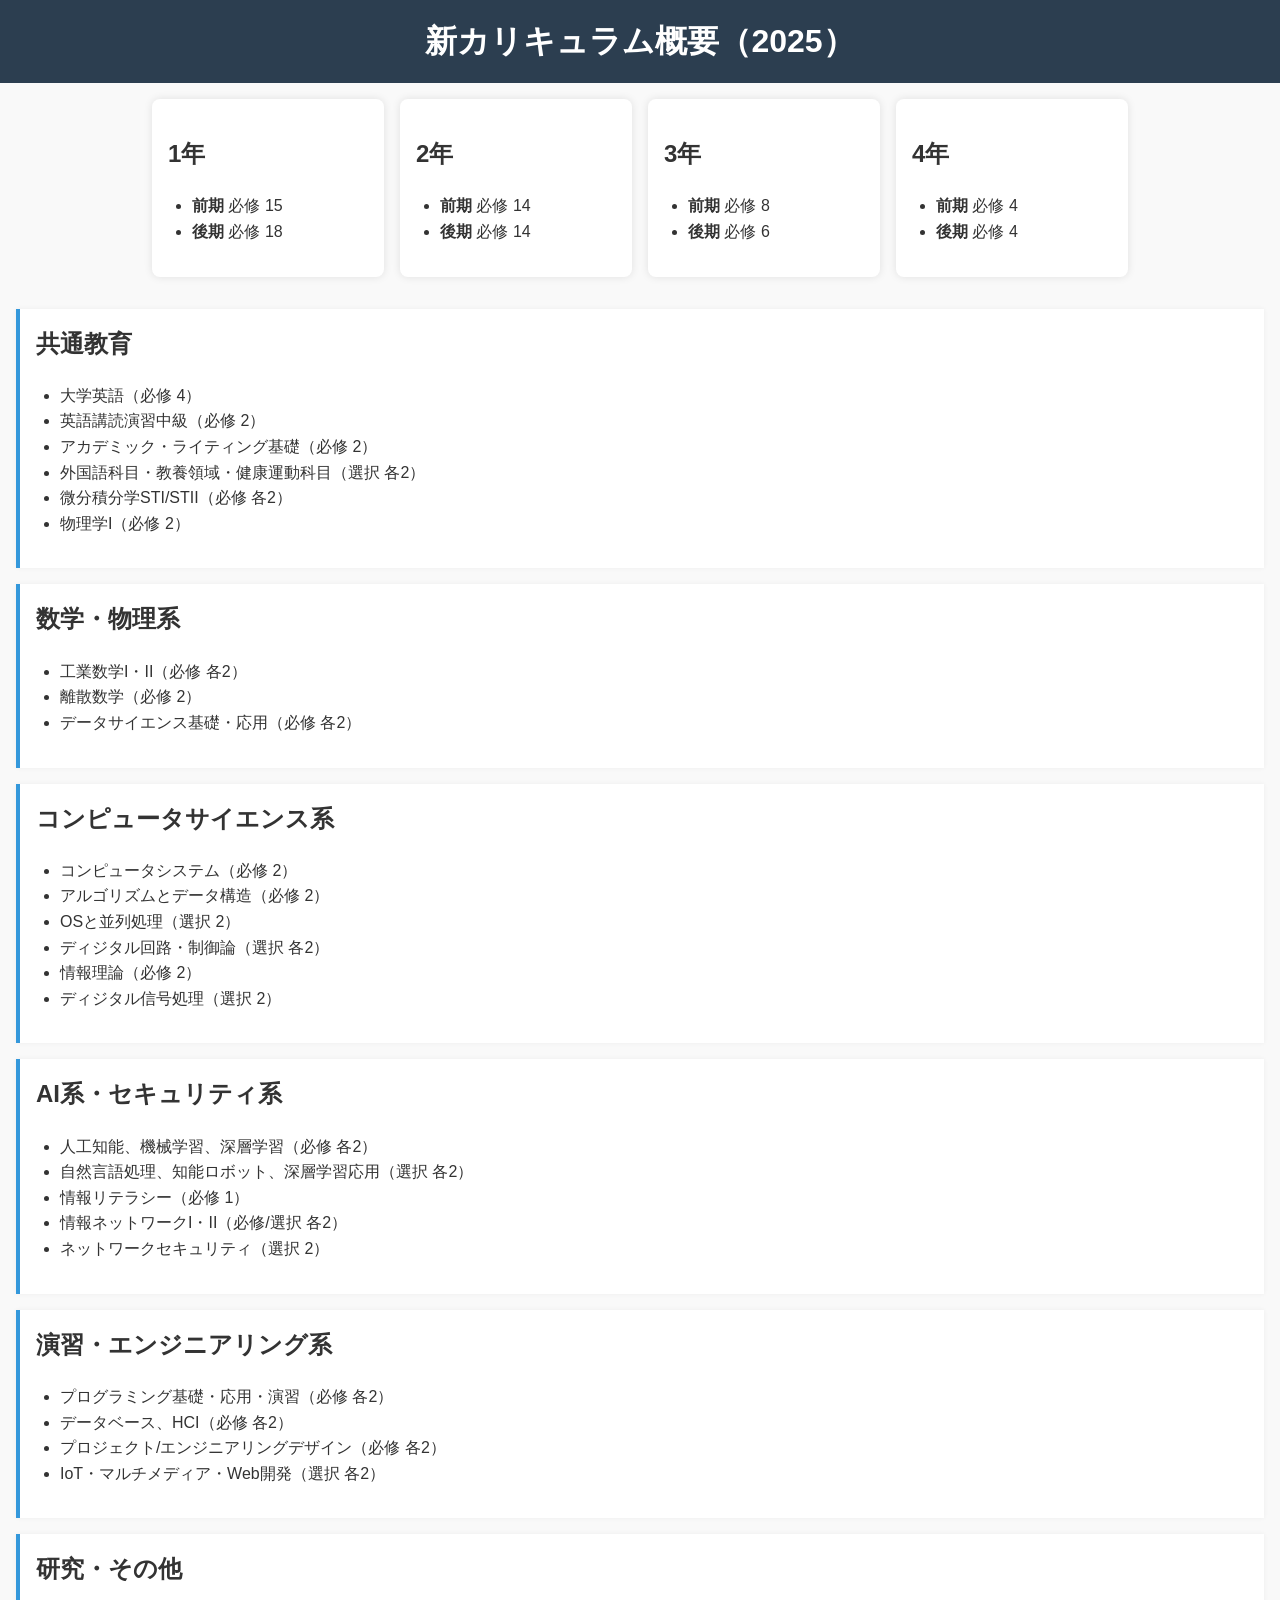
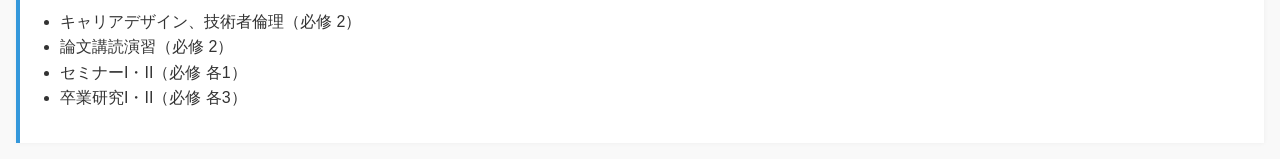
<file: static/pages/curriculum.html>
<!DOCTYPE html>
<html lang="ja">

<head>
    <meta charset="UTF-8">
    <meta name="viewport" content="width=device-width, initial-scale=1.0">
    <title>新カリキュラム概要</title>
    <link rel="stylesheet" href="../css/car.css">
</head>

<body>
    <header>
        <h1>新カリキュラム概要（2025）</h1>
    </header>

    <section class="curriculum-grid">
        <article>
            <h2>1年</h2>
            <ul>
                <li><strong>前期</strong> 必修 15</li>
                <li><strong>後期</strong> 必修 18</li>
            </ul>
        </article>
        <article>
            <h2>2年</h2>
            <ul>
                <li><strong>前期</strong> 必修 14</li>
                <li><strong>後期</strong> 必修 14</li>
            </ul>
        </article>
        <article>
            <h2>3年</h2>
            <ul>
                <li><strong>前期</strong> 必修 8</li>
                <li><strong>後期</strong> 必修 6</li>
            </ul>
        </article>
        <article>
            <h2>4年</h2>
            <ul>
                <li><strong>前期</strong> 必修 4</li>
                <li><strong>後期</strong> 必修 4</li>
            </ul>
        </article>
    </section>

    <section class="category">
        <h2>共通教育</h2>
        <ul>
            <li>大学英語（必修 4）</li>
            <li>英語講読演習中級（必修 2）</li>
            <li>アカデミック・ライティング基礎（必修 2）</li>
            <li>外国語科目・教養領域・健康運動科目（選択 各2）</li>
            <li>微分積分学STI/STII（必修 各2）</li>
            <li>物理学I（必修 2）</li>
        </ul>
    </section>

    <section class="category">
        <h2>数学・物理系</h2>
        <ul>
            <li>工業数学I・II（必修 各2）</li>
            <li>離散数学（必修 2）</li>
            <li>データサイエンス基礎・応用（必修 各2）</li>
        </ul>
    </section>

    <section class="category">
        <h2>コンピュータサイエンス系</h2>
        <ul>
            <li>コンピュータシステム（必修 2）</li>
            <li>アルゴリズムとデータ構造（必修 2）</li>
            <li>OSと並列処理（選択 2）</li>
            <li>ディジタル回路・制御論（選択 各2）</li>
            <li>情報理論（必修 2）</li>
            <li>ディジタル信号処理（選択 2）</li>
        </ul>
    </section>

    <section class="category">
        <h2>AI系・セキュリティ系</h2>
        <ul>
            <li>人工知能、機械学習、深層学習（必修 各2）</li>
            <li>自然言語処理、知能ロボット、深層学習応用（選択 各2）</li>
            <li>情報リテラシー（必修 1）</li>
            <li>情報ネットワークI・II（必修/選択 各2）</li>
            <li>ネットワークセキュリティ（選択 2）</li>
        </ul>
    </section>

    <section class="category">
        <h2>演習・エンジニアリング系</h2>
        <ul>
            <li>プログラミング基礎・応用・演習（必修 各2）</li>
            <li>データベース、HCI（必修 各2）</li>
            <li>プロジェクト/エンジニアリングデザイン（必修 各2）</li>
            <li>IoT・マルチメディア・Web開発（選択 各2）</li>
        </ul>
    </section>

    <section class="category">
        <h2>研究・その他</h2>
        <ul>
            <li>キャリアデザイン、技術者倫理（必修 2）</li>
            <li>論文講読演習（必修 2）</li>
            <li>セミナーI・II（必修 各1）</li>
            <li>卒業研究I・II（必修 各3）</li>
        </ul>
    </section>

</body>

</html>
</file>
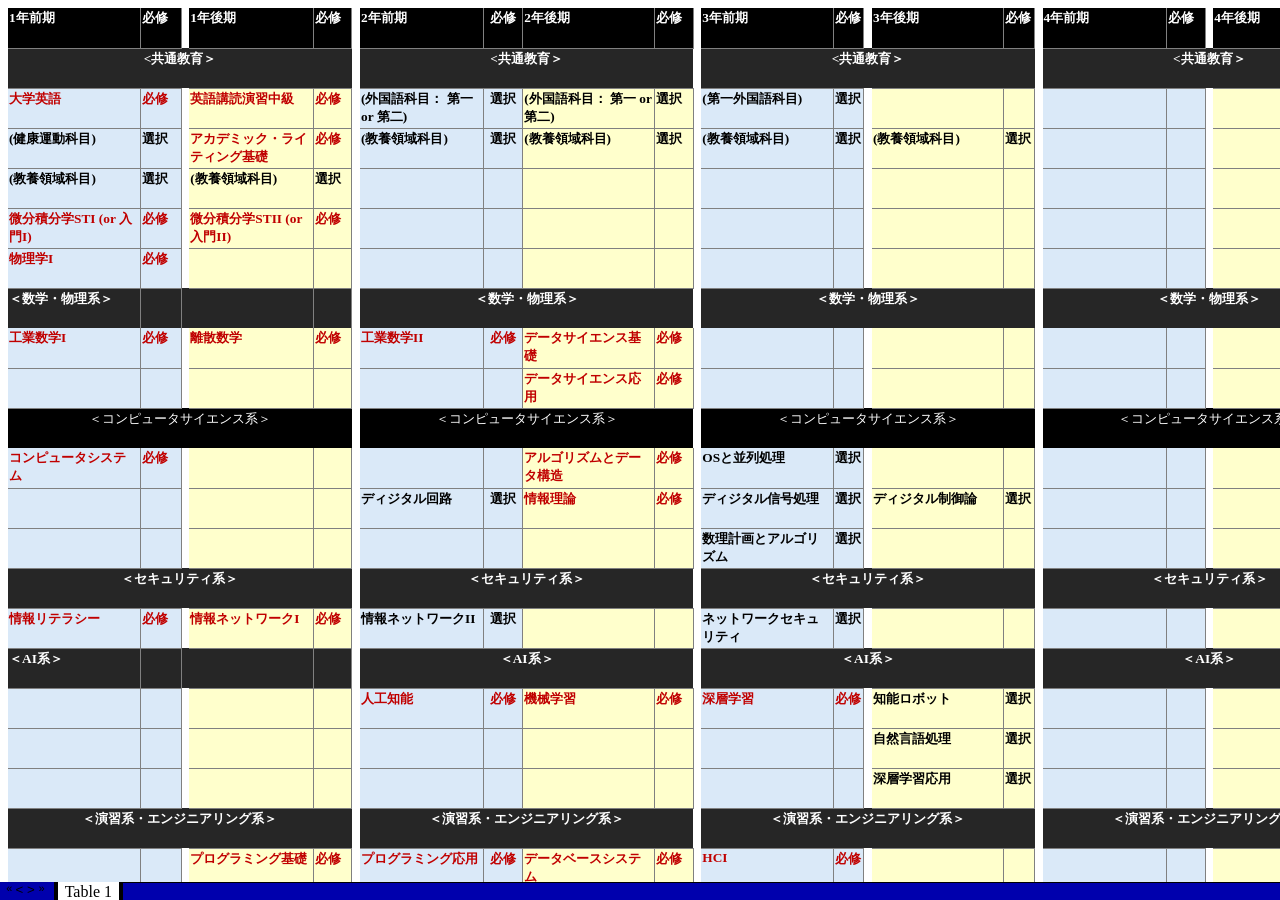
<file: static/pages/curriculum_overview2025.htm>
<html xmlns:v="urn:schemas-microsoft-com:vml"
xmlns:o="urn:schemas-microsoft-com:office:office"
xmlns:x="urn:schemas-microsoft-com:office:excel"
xmlns:dt="uuid:C2F41010-65B3-11d1-A29F-00AA00C14882"
xmlns="http://www.w3.org/TR/REC-html40">

<head>
<meta name="Excel Workbook Frameset">
<meta http-equiv=Content-Type content="text/html; charset=utf-8">
<meta name=ProgId content=Excel.Sheet>
<meta name=Generator content="Microsoft Excel 15">
<link rel=File-List href="curriculum_overview2025.fld/filelist.xml">
<title>新カリキュラム案</title>
<![if !supportTabStrip]>
<link id="shLink" href="curriculum_overview2025.fld/sheet001.htm">

<link id="shLink">

<script language="JavaScript">
<!--
 var g_iIEVer=0;
 
 var c_lTabs=1;

 var c_rgszSh=new Array(c_lTabs);
 c_rgszSh[0] = "Table 1";


 var c_rgszClr=new Array(8);
 c_rgszClr[0]="window";
 c_rgszClr[1]="buttonface";
 c_rgszClr[2]="windowframe";
 c_rgszClr[3]="windowtext";
 c_rgszClr[4]="threedlightshadow";
 c_rgszClr[5]="threedhighlight";
 c_rgszClr[6]="threeddarkshadow";
 c_rgszClr[7]="threedshadow";

 var g_iShCur;
 var g_rglTabX=new Array(c_lTabs);

function fnBuildFrameset()
{
 var szHTML="<frameset rows=\"*,18\" border=0 width=0 frameborder=no framespacing=0>"+
  "<frame src=\""+document.all.item("shLink")[0].href+"\" name=\"frSheet\" noresize>"+
  "<frameset cols=\"54,*\" border=0 width=0 frameborder=no framespacing=0>"+
  "<frame src=\"\" name=\"frScroll\" marginwidth=0 marginheight=0 scrolling=no>"+
  "<frame src=\"\" name=\"frTabs\" marginwidth=0 marginheight=0 scrolling=no>"+
  "</frameset></frameset><plaintext>";

document.open("text/html","replace");
document.write(szHTML);
document.close();

 fnBuildTabStrip();
}

function fnBuildTabStrip()
{
 var szHTML=
  "<html><head><style>.clScroll {font:8pt Courier New;color:"+c_rgszClr[2]+";cursor:default;line-height:10pt;}"+
  ".clScroll2 {font:10pt Arial;color:"+c_rgszClr[2]+";cursor:default;line-height:11pt;}</style></head>"+
  "<body onclick=\"event.returnValue=false;\" ondragstart=\"event.returnValue=false;\" onselectstart=\"event.returnValue=false;\" bgcolor="+c_rgszClr[4]+" topmargin=0 leftmargin=0><table cellpadding=0 cellspacing=0 width=100%>"+
  "<tr><td colspan=6 height=1 bgcolor="+c_rgszClr[2]+"></td></tr>"+
  "<tr><td style=\"font:1pt\">&nbsp;<td>"+
  "<td valign=top id=tdScroll class=\"clScroll\" onclick=\"parent.fnFastScrollTabs(0);\" onmouseover=\"parent.fnMouseOverScroll(0);\" onmouseout=\"parent.fnMouseOutScroll(0);\"><a>&#171;</a></td>"+
  "<td valign=top id=tdScroll class=\"clScroll2\" onclick=\"parent.fnScrollTabs(0);\" ondblclick=\"parent.fnScrollTabs(0);\" onmouseover=\"parent.fnMouseOverScroll(1);\" onmouseout=\"parent.fnMouseOutScroll(1);\"><a>&lt</a></td>"+
  "<td valign=top id=tdScroll class=\"clScroll2\" onclick=\"parent.fnScrollTabs(1);\" ondblclick=\"parent.fnScrollTabs(1);\" onmouseover=\"parent.fnMouseOverScroll(2);\" onmouseout=\"parent.fnMouseOutScroll(2);\"><a>&gt</a></td>"+
  "<td valign=top id=tdScroll class=\"clScroll\" onclick=\"parent.fnFastScrollTabs(1);\" onmouseover=\"parent.fnMouseOverScroll(3);\" onmouseout=\"parent.fnMouseOutScroll(3);\"><a>&#187;</a></td>"+
  "<td style=\"font:1pt\">&nbsp;<td></tr></table></body></html>";

frames['frScroll'].document.open("text/html","replace");
frames['frScroll'].document.write(szHTML);
frames['frScroll'].document.close();

 szHTML =
  "<html><head>"+
  "<style>A:link,A:visited,A:active {text-decoration:none;"+"color:"+c_rgszClr[3]+";}"+
  ".clTab {cursor:hand;background:"+c_rgszClr[1]+";font:8pt ;padding-left:3px;padding-right:3px;text-align:center;}"+
  ".clBorder {background:"+c_rgszClr[2]+";font:1pt;}"+
  "</style></head><body onload=\"parent.fnInit();\" onselectstart=\"event.returnValue=false;\" ondragstart=\"event.returnValue=false;\" bgcolor="+c_rgszClr[4]+
  " topmargin=0 leftmargin=0><table id=tbTabs cellpadding=0 cellspacing=0>";

 var iCellCount=(c_lTabs+1)*2;

 var i;
 for (i=0;i<iCellCount;i+=2)
  szHTML+="<col width=1><col>";

 var iRow;
 for (iRow=0;iRow<6;iRow++) {

  szHTML+="<tr>";

  if (iRow==5)
   szHTML+="<td colspan="+iCellCount+"></td>";
  else {
   if (iRow==0) {
    for(i=0;i<iCellCount;i++)
     szHTML+="<td height=1 class=\"clBorder\"></td>";
   } else if (iRow==1) {
    for(i=0;i<c_lTabs;i++) {
     szHTML+="<td height=1 nowrap class=\"clBorder\">&nbsp;</td>";
     szHTML+=
      "<td id=tdTab height=1 nowrap class=\"clTab\" onmouseover=\"parent.fnMouseOverTab("+i+");\" onmouseout=\"parent.fnMouseOutTab("+i+");\">"+
      "<a href=\""+document.all.item("shLink")[i].href+"\" target=\"frSheet\" id=aTab>&nbsp;"+c_rgszSh[i]+"&nbsp;</a></td>";
    }
    szHTML+="<td id=tdTab height=1 nowrap class=\"clBorder\"><a id=aTab>&nbsp;</a></td><td width=100%></td>";
   } else if (iRow==2) {
    for (i=0;i<c_lTabs;i++)
     szHTML+="<td height=1></td><td height=1 class=\"clBorder\"></td>";
    szHTML+="<td height=1></td><td height=1></td>";
   } else if (iRow==3) {
    for (i=0;i<iCellCount;i++)
     szHTML+="<td height=1></td>";
   } else if (iRow==4) {
    for (i=0;i<c_lTabs;i++)
     szHTML+="<td height=1 width=1></td><td height=1></td>";
    szHTML+="<td height=1 width=1></td><td></td>";
   }
  }
  szHTML+="</tr>";
 }

 szHTML+="</table></body></html>";

frames['frTabs'].document.open("text/html","replace");
frames['frTabs'].document.charset=document.charset;
frames['frTabs'].document. write(szHTML);
frames['frTabs'].document.close();

}

function fnInit()
{
 if (parent.window.g_iIEVer>=4) {
  if (document.readyState=="complete"
   && frames['frTabs'].document.readyState=="complete")
    {
     g_rglTabX[0]=0;
     var i;
     for (i=1;i<=c_lTabs;i++)
      with (frames['frTabs'].document.all.tbTabs.rows[1].cells[fnTabToCol(i-1)])
       g_rglTabX[i]=offsetLeft+offsetWidth-6;
    }
    else
     window.setTimeout("fnInit()",150);
   }
}

function fnGetIEVer()
{
 var stzAgent=navigator.userAgent;
 var iVer=parseInt(navigator.appVersion);
 if (stzAgent.indexOf("MSIE")!=-1 && iVer<4)
  g_iIEVer=3;
 else if (stzAgent.indexOf("MSIE 4")!=-1)
  g_iIEVer=4;
 else
  g_iIEVer=5;
}

function fnTabToCol(iTab)
{
 return 2*iTab+1;
}

function fnNextTab(fDir)
{
 var iNextTab=-1;
 var i;

 with (frames['frTabs'].document.body) {
  if (fDir==0) {
   if (scrollLeft>0) {
    for (i=0;i<c_lTabs&&g_rglTabX[i]<scrollLeft;i++);
    if (i<c_lTabs)
     iNextTab=i-1;
   }
  } else {
   if (g_rglTabX[c_lTabs]+6>offsetWidth+scrollLeft) {
    for (i=0;i<c_lTabs&&g_rglTabX[i]<=scrollLeft;i++);
    if (i<c_lTabs)
     iNextTab=i;
   }
  }
 }
 return iNextTab;
}

function fnScrollTabs(fDir)
{
 var iNextTab=fnNextTab(fDir);

 if (iNextTab>=0) {
  frames['frTabs'].scroll(g_rglTabX[iNextTab],0);
  return true;
 } else
  return false;
}

function fnFastScrollTabs(fDir)
{
 if (c_lTabs>16)
  frames['frTabs'].scroll(g_rglTabX[fDir?c_lTabs-1:0],0);
 else
  if (fnScrollTabs(fDir)>0) window.setTimeout("fnFastScrollTabs("+fDir+");",5);
}

function fnSetTabProps(iTab,fActive)
{
 var iCol=fnTabToCol(iTab);
 var i;

 if (iTab>=0) {
  with (frames['frTabs'].document.all) {
   with (tbTabs) {
    for (i=0;i<=4;i++) {
     with (rows[i]) {
      if (i==0)
       cells[iCol].style.background=c_rgszClr[fActive?0:2];
      else if (i>0 && i<4) {
       if (fActive) {
        cells[iCol-1].style.background=c_rgszClr[2];
        cells[iCol].style.background=c_rgszClr[0];
        cells[iCol+1].style.background=c_rgszClr[2];
       } else {
        if (i==1) {
         cells[iCol-1].style.background=c_rgszClr[2];
         cells[iCol].style.background=c_rgszClr[1];
         cells[iCol+1].style.background=c_rgszClr[2];
        } else {
         cells[iCol-1].style.background=c_rgszClr[4];
         cells[iCol].style.background=c_rgszClr[(i==2)?2:4];
         cells[iCol+1].style.background=c_rgszClr[4];
        }
       }
      } else
       cells[iCol].style.background=c_rgszClr[fActive?2:4];
     }
    }
   }
   with (aTab[iTab].style) {
    cursor=(fActive?"default":"hand");
    color=c_rgszClr[3];
   }
  }
 }
}

function fnMouseOverScroll(iCtl)
{
 frames['frScroll'].document.all.tdScroll[iCtl].style.color=c_rgszClr[5];
}

function fnMouseOutScroll(iCtl)
{
 frames['frScroll'].document.all.tdScroll[iCtl].style.color=c_rgszClr[2];
}

function fnMouseOverTab(iTab)
{
 if (iTab!=g_iShCur) {
  var iCol=fnTabToCol(iTab);
  with (frames['frTabs'].document.all) {
   tdTab[iTab].style.background=c_rgszClr[5];
  }
 }
}

function fnMouseOutTab(iTab)
{
 if (iTab>=0) {
  var elFrom=frames['frTabs'].event.srcElement;
  var elTo=frames['frTabs'].event.toElement;

  if ((!elTo) ||
   (elFrom.tagName==elTo.tagName) ||
   (elTo.tagName=="A" && elTo.parentElement!=elFrom) ||
   (elFrom.tagName=="A" && elFrom.parentElement!=elTo)) {

   if (iTab!=g_iShCur) {
    with (frames['frTabs'].document.all) {
     tdTab[iTab].style.background=c_rgszClr[1];
    }
   }
  }
 }
}

function fnSetActiveSheet(iSh)
{
 if (iSh!=g_iShCur) {
  fnSetTabProps(g_iShCur,false);
  fnSetTabProps(iSh,true);
  g_iShCur=iSh;
 }
}
 fnGetIEVer();
 fnBuildFrameset();
//-->
</script>
<![endif]><!--[if gte mso 9]><xml>
 <x:ExcelWorkbook>
  <x:ExcelWorksheets>
   <x:ExcelWorksheet>
    <x:Name>Table 1</x:Name>
    <x:WorksheetSource HRef="curriculum_overview2025.fld/sheet001.htm"/>
   </x:ExcelWorksheet>
  </x:ExcelWorksheets>
  <x:Stylesheet HRef="curriculum_overview2025.fld/stylesheet.css"/>
  <x:WindowHeight>17660</x:WindowHeight>
  <x:WindowWidth>31580</x:WindowWidth>
  <x:WindowTopX>120</x:WindowTopX>
  <x:WindowTopY>880</x:WindowTopY>
  <x:ProtectStructure>False</x:ProtectStructure>
  <x:ProtectWindows>False</x:ProtectWindows>
 </x:ExcelWorkbook>
</xml><![endif]-->
</head>

<frameset rows="*,39" border=0 width=0 frameborder=no framespacing=0>
 <frame src="curriculum_overview2025.fld/sheet001.htm" name="frSheet">
 <frame src="curriculum_overview2025.fld/tabstrip.htm" name="frTabs" marginwidth=0 marginheight=0>
 <noframes>
  <body>
   <p>This page uses frames, but your browser doesn't support them.</p>
  </body>
 </noframes>
</frameset>
</html>
</file>
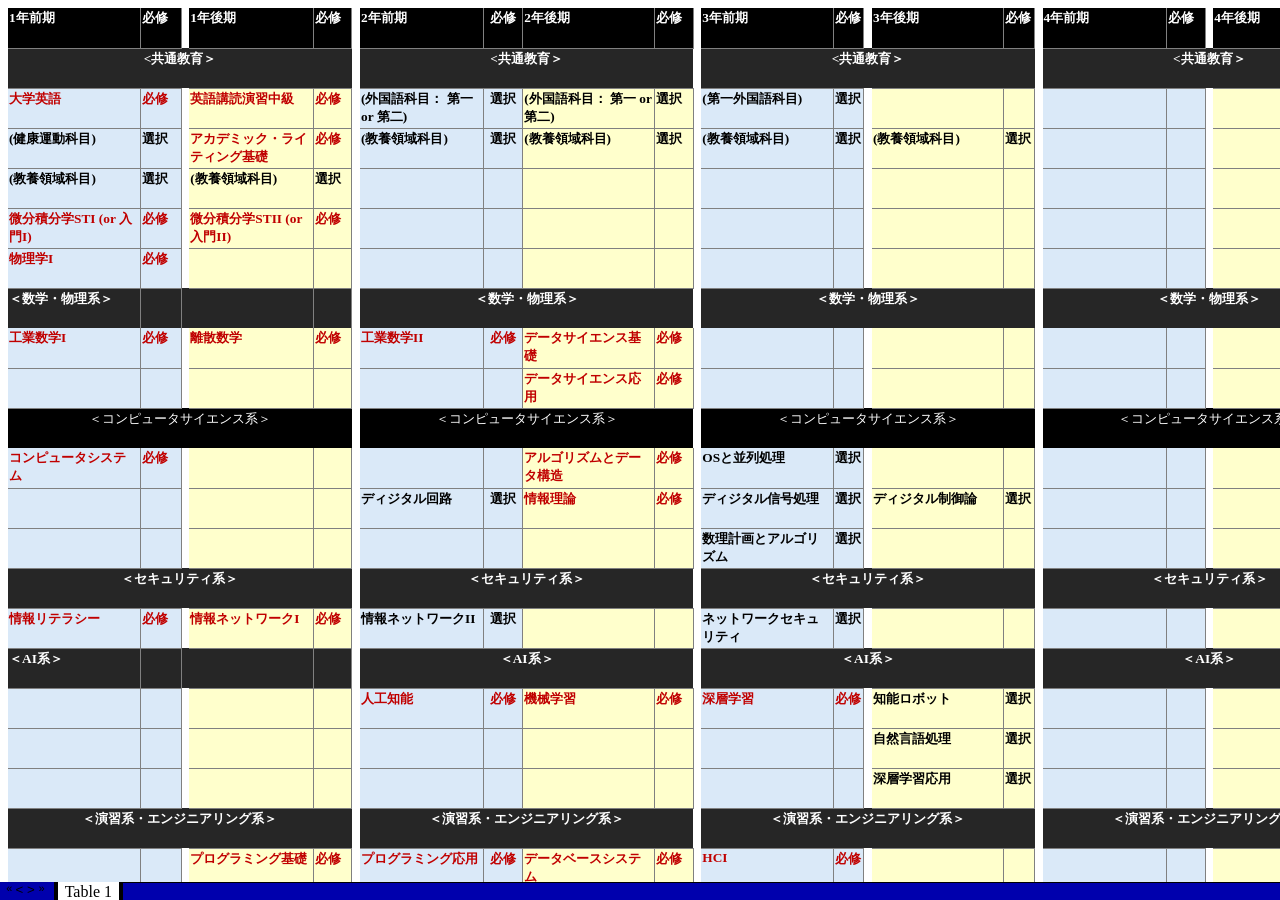
<file: static/pages/curriculum_overview2025.fld/sheet001.htm>
<html xmlns:v="urn:schemas-microsoft-com:vml"
xmlns:o="urn:schemas-microsoft-com:office:office"
xmlns:x="urn:schemas-microsoft-com:office:excel"
xmlns="http://www.w3.org/TR/REC-html40">

<head>
<meta http-equiv=Content-Type content="text/html; charset=utf-8">
<meta name=ProgId content=Excel.Sheet>
<meta name=Generator content="Microsoft Excel 15">
<link id=Main-File rel=Main-File href="../curriculum_overview2025.htm">
<link rel=File-List href=filelist.xml>
<title>新カリキュラム案</title>
<link rel=Stylesheet href=stylesheet.css>
<style>
<!--table
	{mso-displayed-decimal-separator:"\.";
	mso-displayed-thousand-separator:"\,";}
@page
	{margin:.75in .7in .75in .7in;
	mso-header-margin:.3in;
	mso-footer-margin:.3in;}
ruby
	{ruby-align:left;}
rt
	{color:windowtext;
	font-size:6.0pt;
	font-weight:400;
	font-style:normal;
	text-decoration:none;
	font-family:851Gkktt;
	mso-generic-font-family:auto;
	mso-font-charset:128;
	mso-char-type:katakana;
	display:none;}
-->
</style>
<![if !supportTabStrip]><script language="JavaScript">
<!--
function fnUpdateTabs()
 {
  if (parent.window.g_iIEVer>=4) {
   if (parent.document.readyState=="complete"
    && parent.frames['frTabs'].document.readyState=="complete")
   parent.fnSetActiveSheet(0);
  else
   window.setTimeout("fnUpdateTabs();",150);
 }
}

if (window.name!="frSheet")
 window.location.replace("../curriculum_overview2025.htm");
else
 fnUpdateTabs();
//-->
</script>
<![endif]>
</head>

<body link=blue vlink=purple>

<table border=0 cellpadding=0 cellspacing=0 width=1370 style='border-collapse:
 collapse;table-layout:fixed;width:1026pt'>
 <col width=132 style='mso-width-source:userset;mso-width-alt:5068;width:99pt'>
 <col width=41 style='mso-width-source:userset;mso-width-alt:1587;width:31pt'>
 <col width=8 style='mso-width-source:userset;mso-width-alt:307;width:6pt'>
 <col width=124 style='mso-width-source:userset;mso-width-alt:4761;width:93pt'>
 <col width=39 style='mso-width-source:userset;mso-width-alt:1484;width:29pt'>
 <col width=8 style='mso-width-source:userset;mso-width-alt:307;width:6pt'>
 <col width=124 style='mso-width-source:userset;mso-width-alt:4761;width:93pt'>
 <col width=39 style='mso-width-source:userset;mso-width-alt:1484;width:29pt'>
 <col width=132 style='mso-width-source:userset;mso-width-alt:5068;width:99pt'>
 <col width=39 style='mso-width-source:userset;mso-width-alt:1484;width:29pt'>
 <col class=xl98 width=8 style='mso-width-source:userset;mso-width-alt:307;
 width:6pt'>
 <col width=132 style='mso-width-source:userset;mso-width-alt:5068;width:99pt'>
 <col width=31 style='mso-width-source:userset;mso-width-alt:1177;width:23pt'>
 <col width=8 style='mso-width-source:userset;mso-width-alt:307;width:6pt'>
 <col width=132 style='mso-width-source:userset;mso-width-alt:5068;width:99pt'>
 <col width=31 style='mso-width-source:userset;mso-width-alt:1177;width:23pt'>
 <col width=8 style='mso-width-source:userset;mso-width-alt:307;width:6pt'>
 <col width=124 style='mso-width-source:userset;mso-width-alt:4761;width:93pt'>
 <col width=39 style='mso-width-source:userset;mso-width-alt:1484;width:29pt'>
 <col width=8 style='mso-width-source:userset;mso-width-alt:307;width:6pt'>
 <col width=124 style='mso-width-source:userset;mso-width-alt:4761;width:93pt'>
 <col width=39 style='mso-width-source:userset;mso-width-alt:1484;width:29pt'>
 <tr height=40 style='mso-height-source:userset;height:30.0pt'>
  <td height=40 class=xl65 width=132 style='height:30.0pt;width:99pt'><font
  class="font8">1年前期</font></td>
  <td class=xl66 width=41 style='border-left:none;width:31pt'><font
  class="font8">必修</font></td>
  <td class=xl67 width=8 style='width:6pt'></td>
  <td class=xl65 width=124 style='width:93pt'><font class="font8">1年後期</font></td>
  <td class=xl66 width=39 style='border-left:none;width:29pt'><font
  class="font8">必修</font></td>
  <td class=xl67 width=8 style='width:6pt'></td>
  <td class=xl65 width=124 style='width:93pt'><font class="font8">2年前期</font></td>
  <td class=xl68 width=39 style='border-left:none;width:29pt'><font
  class="font8">必修</font></td>
  <td class=xl65 width=132 style='width:99pt'><font class="font8">2年後期</font></td>
  <td class=xl66 width=39 style='border-left:none;width:29pt'><font
  class="font8">必修</font></td>
  <td class=xl96 width=8 style='width:6pt'>　</td>
  <td class=xl65 width=132 style='width:99pt'><font class="font8">3年前期</font></td>
  <td class=xl66 width=31 style='border-left:none;width:23pt'><font
  class="font8">必修</font></td>
  <td class=xl67 width=8 style='width:6pt'></td>
  <td class=xl65 width=132 style='width:99pt'><font class="font8">3年後期</font></td>
  <td class=xl66 width=31 style='border-left:none;width:23pt'><font
  class="font8">必修</font></td>
  <td class=xl67 width=8 style='width:6pt'></td>
  <td class=xl65 width=124 style='width:93pt'><font class="font8">4年前期</font></td>
  <td class=xl66 width=39 style='border-left:none;width:29pt'><font
  class="font8">必修</font></td>
  <td class=xl67 width=8 style='width:6pt'></td>
  <td class=xl65 width=124 style='width:93pt'><font class="font8">4年後期</font></td>
  <td class=xl66 width=39 style='border-left:none;width:29pt'><font
  class="font8">必修</font></td>
 </tr>
 <tr height=40 style='mso-height-source:userset;height:30.0pt'>
  <td colspan=5 height=40 class=xl95 width=344 style='height:30.0pt;width:258pt'><font
  class="font8">&lt;共通教育＞</font></td>
  <td class=xl71 width=8 style='width:6pt'></td>
  <td colspan=4 class=xl99 width=334 style='width:250pt'><font class="font8">&lt;共通教育＞</font></td>
  <td class=xl97 width=8 style='width:6pt'>　</td>
  <td colspan=5 class=xl95 width=334 style='width:250pt'><font class="font8">&lt;共通教育＞</font></td>
  <td class=xl71 width=8 style='width:6pt'></td>
  <td colspan=5 class=xl95 width=334 style='width:250pt'><font class="font8">&lt;共通教育＞</font></td>
 </tr>
 <tr height=40 style='mso-height-source:userset;height:30.0pt'>
  <td height=40 class=xl78 width=132 style='height:30.0pt;width:99pt'><font
  class="font9">⼤学英語</font></td>
  <td class=xl79 width=41 style='border-left:none;width:31pt'><font
  class="font9">必修</font></td>
  <td class=xl71 width=8 style='width:6pt'></td>
  <td class=xl80 width=124 style='width:93pt'><font class="font9">英語講読演習中級</font></td>
  <td class=xl81 width=39 style='border-left:none;width:29pt'><font
  class="font9">必修</font></td>
  <td class=xl71 width=8 style='width:6pt'></td>
  <td class=xl78 width=124 style='border-top:none;width:93pt'><font
  class="font10">(外国語科⽬： 第⼀ or 第⼆)</font></td>
  <td class=xl82 width=39 style='border-top:none;border-left:none;width:29pt'><font
  class="font10">選択</font></td>
  <td class=xl80 width=132 style='border-top:none;width:99pt'><font
  class="font10">(外国語科⽬： 第⼀ or 第⼆)</font></td>
  <td class=xl81 width=39 style='border-top:none;border-left:none;width:29pt'><font
  class="font10">選択</font></td>
  <td class=xl97 width=8 style='width:6pt'>　</td>
  <td class=xl78 width=132 style='width:99pt'><font class="font10">(第⼀外国語科⽬)</font></td>
  <td class=xl79 width=31 style='border-left:none;width:23pt'><font
  class="font10">選択</font></td>
  <td class=xl71 width=8 style='width:6pt'></td>
  <td class=xl72 width=132 style='width:99pt'>　</td>
  <td class=xl73 width=31 style='border-left:none;width:23pt'>　</td>
  <td class=xl71 width=8 style='width:6pt'></td>
  <td class=xl69 width=124 style='width:93pt'>　</td>
  <td class=xl70 width=39 style='border-left:none;width:29pt'>　</td>
  <td class=xl71 width=8 style='width:6pt'></td>
  <td class=xl72 width=124 style='width:93pt'>　</td>
  <td class=xl73 width=39 style='border-left:none;width:29pt'>　</td>
 </tr>
 <tr height=40 style='mso-height-source:userset;height:30.0pt'>
  <td height=40 class=xl78 width=132 style='height:30.0pt;border-top:none;
  width:99pt'><font class="font10">(健康運動科⽬)</font></td>
  <td class=xl79 width=41 style='border-top:none;border-left:none;width:31pt'><font
  class="font10">選択</font></td>
  <td class=xl71 width=8 style='width:6pt'></td>
  <td class=xl80 width=124 style='border-top:none;width:93pt'><font
  class="font9">アカデミック・ライティング基礎</font></td>
  <td class=xl81 width=39 style='border-top:none;border-left:none;width:29pt'><font
  class="font9">必修</font></td>
  <td class=xl71 width=8 style='width:6pt'></td>
  <td class=xl78 width=124 style='border-top:none;width:93pt'><font
  class="font10">(教養領域科⽬)</font></td>
  <td class=xl82 width=39 style='border-top:none;border-left:none;width:29pt'><font
  class="font10">選択</font></td>
  <td class=xl80 width=132 style='border-top:none;width:99pt'><font
  class="font10">(教養領域科⽬)</font></td>
  <td class=xl81 width=39 style='border-top:none;border-left:none;width:29pt'><font
  class="font10">選択</font></td>
  <td class=xl97 width=8 style='width:6pt'>　</td>
  <td class=xl78 width=132 style='border-top:none;width:99pt'><font
  class="font10">(教養領域科⽬)</font></td>
  <td class=xl79 width=31 style='border-top:none;border-left:none;width:23pt'><font
  class="font10">選択</font></td>
  <td class=xl71 width=8 style='width:6pt'></td>
  <td class=xl80 width=132 style='border-top:none;width:99pt'><font
  class="font10">(教養領域科⽬)</font></td>
  <td class=xl81 width=31 style='border-top:none;border-left:none;width:23pt'><font
  class="font10">選択</font></td>
  <td class=xl71 width=8 style='width:6pt'></td>
  <td class=xl69 width=124 style='border-top:none;width:93pt'>　</td>
  <td class=xl70 width=39 style='border-top:none;border-left:none;width:29pt'>　</td>
  <td class=xl71 width=8 style='width:6pt'></td>
  <td class=xl72 width=124 style='border-top:none;width:93pt'>　</td>
  <td class=xl73 width=39 style='border-top:none;border-left:none;width:29pt'>　</td>
 </tr>
 <tr height=40 style='mso-height-source:userset;height:30.0pt'>
  <td height=40 class=xl78 width=132 style='height:30.0pt;border-top:none;
  width:99pt'><font class="font10">(教養領域科⽬)</font></td>
  <td class=xl79 width=41 style='border-top:none;border-left:none;width:31pt'><font
  class="font10">選択</font></td>
  <td class=xl71 width=8 style='width:6pt'></td>
  <td class=xl80 width=124 style='border-top:none;width:93pt'><font
  class="font10">(教養領域科⽬)</font></td>
  <td class=xl81 width=39 style='border-top:none;border-left:none;width:29pt'><font
  class="font10">選択</font></td>
  <td class=xl71 width=8 style='width:6pt'></td>
  <td class=xl69 width=124 style='border-top:none;width:93pt'>　</td>
  <td class=xl70 width=39 style='border-top:none;border-left:none;width:29pt'>　</td>
  <td class=xl72 width=132 style='border-top:none;width:99pt'>　</td>
  <td class=xl73 width=39 style='border-top:none;border-left:none;width:29pt'>　</td>
  <td class=xl97 width=8 style='width:6pt'>　</td>
  <td class=xl69 width=132 style='border-top:none;width:99pt'>　</td>
  <td class=xl70 width=31 style='border-top:none;border-left:none;width:23pt'>　</td>
  <td class=xl71 width=8 style='width:6pt'></td>
  <td class=xl72 width=132 style='border-top:none;width:99pt'>　</td>
  <td class=xl73 width=31 style='border-top:none;border-left:none;width:23pt'>　</td>
  <td class=xl71 width=8 style='width:6pt'></td>
  <td class=xl69 width=124 style='border-top:none;width:93pt'>　</td>
  <td class=xl70 width=39 style='border-top:none;border-left:none;width:29pt'>　</td>
  <td class=xl71 width=8 style='width:6pt'></td>
  <td class=xl72 width=124 style='border-top:none;width:93pt'>　</td>
  <td class=xl73 width=39 style='border-top:none;border-left:none;width:29pt'>　</td>
 </tr>
 <tr height=40 style='mso-height-source:userset;height:30.0pt'>
  <td height=40 class=xl78 width=132 style='height:30.0pt;border-top:none;
  width:99pt'><font class="font9">微分積分学STI (or ⼊⾨I)</font></td>
  <td class=xl79 width=41 style='border-top:none;border-left:none;width:31pt'><font
  class="font9">必修</font></td>
  <td class=xl71 width=8 style='width:6pt'></td>
  <td class=xl80 width=124 style='border-top:none;width:93pt'><font
  class="font9">微分積分学STII (or ⼊⾨II)</font></td>
  <td class=xl81 width=39 style='border-top:none;border-left:none;width:29pt'><font
  class="font9">必修</font></td>
  <td class=xl71 width=8 style='width:6pt'></td>
  <td class=xl69 width=124 style='border-top:none;width:93pt'>　</td>
  <td class=xl70 width=39 style='border-top:none;border-left:none;width:29pt'>　</td>
  <td class=xl72 width=132 style='border-top:none;width:99pt'>　</td>
  <td class=xl73 width=39 style='border-top:none;border-left:none;width:29pt'>　</td>
  <td class=xl97 width=8 style='width:6pt'>　</td>
  <td class=xl69 width=132 style='border-top:none;width:99pt'>　</td>
  <td class=xl70 width=31 style='border-top:none;border-left:none;width:23pt'>　</td>
  <td class=xl71 width=8 style='width:6pt'></td>
  <td class=xl72 width=132 style='border-top:none;width:99pt'>　</td>
  <td class=xl73 width=31 style='border-top:none;border-left:none;width:23pt'>　</td>
  <td class=xl71 width=8 style='width:6pt'></td>
  <td class=xl69 width=124 style='border-top:none;width:93pt'>　</td>
  <td class=xl70 width=39 style='border-top:none;border-left:none;width:29pt'>　</td>
  <td class=xl71 width=8 style='width:6pt'></td>
  <td class=xl72 width=124 style='border-top:none;width:93pt'>　</td>
  <td class=xl73 width=39 style='border-top:none;border-left:none;width:29pt'>　</td>
 </tr>
 <tr height=40 style='mso-height-source:userset;height:30.0pt'>
  <td height=40 class=xl78 width=132 style='height:30.0pt;border-top:none;
  width:99pt'><font class="font9">物理学I</font></td>
  <td class=xl79 width=41 style='border-top:none;border-left:none;width:31pt'><font
  class="font9">必修</font></td>
  <td class=xl71 width=8 style='width:6pt'></td>
  <td class=xl72 width=124 style='border-top:none;width:93pt'>　</td>
  <td class=xl73 width=39 style='border-top:none;border-left:none;width:29pt'>　</td>
  <td class=xl71 width=8 style='width:6pt'></td>
  <td class=xl69 width=124 style='border-top:none;width:93pt'>　</td>
  <td class=xl70 width=39 style='border-top:none;border-left:none;width:29pt'>　</td>
  <td class=xl72 width=132 style='border-top:none;width:99pt'>　</td>
  <td class=xl73 width=39 style='border-top:none;border-left:none;width:29pt'>　</td>
  <td class=xl97 width=8 style='width:6pt'>　</td>
  <td class=xl69 width=132 style='border-top:none;width:99pt'>　</td>
  <td class=xl70 width=31 style='border-top:none;border-left:none;width:23pt'>　</td>
  <td class=xl71 width=8 style='width:6pt'></td>
  <td class=xl72 width=132 style='border-top:none;width:99pt'>　</td>
  <td class=xl73 width=31 style='border-top:none;border-left:none;width:23pt'>　</td>
  <td class=xl71 width=8 style='width:6pt'></td>
  <td class=xl69 width=124 style='border-top:none;width:93pt'>　</td>
  <td class=xl70 width=39 style='border-top:none;border-left:none;width:29pt'>　</td>
  <td class=xl71 width=8 style='width:6pt'></td>
  <td class=xl72 width=124 style='border-top:none;width:93pt'>　</td>
  <td class=xl73 width=39 style='border-top:none;border-left:none;width:29pt'>　</td>
 </tr>
 <tr height=40 style='mso-height-source:userset;height:30.0pt'>
  <td height=40 class=xl83 width=132 style='height:30.0pt;border-top:none;
  width:99pt'><font class="font8">＜数学・物理系＞</font></td>
  <td class=xl84 width=41 style='border-top:none;border-left:none;width:31pt'>　</td>
  <td class=xl76 width=8 style='width:6pt'>　</td>
  <td class=xl85 width=124 style='border-top:none;width:93pt'>　</td>
  <td class=xl84 width=39 style='border-top:none;border-left:none;width:29pt'>　</td>
  <td class=xl71 width=8 style='width:6pt'></td>
  <td colspan=4 class=xl100 width=334 style='width:250pt'><font class="font8">＜数学・物理系＞</font></td>
  <td class=xl97 width=8 style='width:6pt'>　</td>
  <td colspan=5 class=xl95 width=334 style='width:250pt'><font class="font8">＜数学・物理系＞</font></td>
  <td class=xl71 width=8 style='width:6pt'></td>
  <td colspan=5 class=xl95 width=334 style='width:250pt'><font class="font8">＜数学・物理系＞</font></td>
 </tr>
 <tr height=40 style='mso-height-source:userset;height:30.0pt'>
  <td height=40 class=xl86 width=132 style='height:30.0pt;width:99pt'><font
  class="font9">⼯業数学I</font></td>
  <td class=xl87 width=41 style='border-left:none;width:31pt'><font
  class="font9">必修</font></td>
  <td class=xl71 width=8 style='width:6pt'></td>
  <td class=xl88 width=124 style='width:93pt'><font class="font9">離散数学</font></td>
  <td class=xl89 width=39 style='border-left:none;width:29pt'><font
  class="font9">必修</font></td>
  <td class=xl71 width=8 style='width:6pt'></td>
  <td class=xl86 width=124 style='width:93pt'><font class="font9">⼯業数学II</font></td>
  <td class=xl90 width=39 style='border-left:none;width:29pt'><font
  class="font9">必修</font></td>
  <td class=xl88 width=132 style='width:99pt'><font class="font9">データサイエンス基礎</font></td>
  <td class=xl89 width=39 style='border-left:none;width:29pt'><font
  class="font9">必修</font></td>
  <td class=xl97 width=8 style='width:6pt'>　</td>
  <td class=xl91 width=132 style='width:99pt'>　</td>
  <td class=xl92 width=31 style='border-left:none;width:23pt'>　</td>
  <td class=xl71 width=8 style='width:6pt'></td>
  <td class=xl93 width=132 style='width:99pt'>　</td>
  <td class=xl94 width=31 style='border-left:none;width:23pt'>　</td>
  <td class=xl71 width=8 style='width:6pt'></td>
  <td class=xl91 width=124 style='width:93pt'>　</td>
  <td class=xl92 width=39 style='border-left:none;width:29pt'>　</td>
  <td class=xl71 width=8 style='width:6pt'></td>
  <td class=xl93 width=124 style='width:93pt'>　</td>
  <td class=xl94 width=39 style='border-left:none;width:29pt'>　</td>
 </tr>
 <tr height=40 style='mso-height-source:userset;height:30.0pt'>
  <td height=40 class=xl69 width=132 style='height:30.0pt;border-top:none;
  width:99pt'>　</td>
  <td class=xl70 width=41 style='border-top:none;border-left:none;width:31pt'>　</td>
  <td class=xl71 width=8 style='width:6pt'></td>
  <td class=xl72 width=124 style='border-top:none;width:93pt'>　</td>
  <td class=xl73 width=39 style='border-top:none;border-left:none;width:29pt'>　</td>
  <td class=xl71 width=8 style='width:6pt'></td>
  <td class=xl69 width=124 style='border-top:none;width:93pt'>　</td>
  <td class=xl70 width=39 style='border-top:none;border-left:none;width:29pt'>　</td>
  <td class=xl80 width=132 style='border-top:none;width:99pt'><font
  class="font9">データサイエンス応⽤</font></td>
  <td class=xl81 width=39 style='border-top:none;border-left:none;width:29pt'><font
  class="font9">必修</font></td>
  <td class=xl97 width=8 style='width:6pt'>　</td>
  <td class=xl69 width=132 style='border-top:none;width:99pt'>　</td>
  <td class=xl70 width=31 style='border-top:none;border-left:none;width:23pt'>　</td>
  <td class=xl71 width=8 style='width:6pt'></td>
  <td class=xl72 width=132 style='border-top:none;width:99pt'>　</td>
  <td class=xl73 width=31 style='border-top:none;border-left:none;width:23pt'>　</td>
  <td class=xl71 width=8 style='width:6pt'></td>
  <td class=xl69 width=124 style='border-top:none;width:93pt'>　</td>
  <td class=xl70 width=39 style='border-top:none;border-left:none;width:29pt'>　</td>
  <td class=xl71 width=8 style='width:6pt'></td>
  <td class=xl72 width=124 style='border-top:none;width:93pt'>　</td>
  <td class=xl73 width=39 style='border-top:none;border-left:none;width:29pt'>　</td>
 </tr>
 <tr height=40 style='mso-height-source:userset;height:30.0pt'>
  <td colspan=5 height=40 class=xl101 style='height:30.0pt'>＜コンピュータサイエンス系＞</td>
  <td class=xl67 width=8 style='width:6pt'></td>
  <td colspan=4 class=xl102>＜コンピュータサイエンス系＞</td>
  <td class=xl96 width=8 style='width:6pt'>　</td>
  <td colspan=5 class=xl101>＜コンピュータサイエンス系＞</td>
  <td class=xl67 width=8 style='width:6pt'></td>
  <td colspan=5 class=xl101>＜コンピュータサイエンス系＞</td>
 </tr>
 <tr height=40 style='mso-height-source:userset;height:30.0pt'>
  <td height=40 class=xl86 width=132 style='height:30.0pt;width:99pt'><font
  class="font9">コンピュータシステム</font></td>
  <td class=xl87 width=41 style='border-left:none;width:31pt'><font
  class="font9">必修</font></td>
  <td class=xl71 width=8 style='width:6pt'></td>
  <td class=xl93 width=124 style='width:93pt'>　</td>
  <td class=xl94 width=39 style='border-left:none;width:29pt'>　</td>
  <td class=xl71 width=8 style='width:6pt'></td>
  <td class=xl91 width=124 style='width:93pt'>　</td>
  <td class=xl92 width=39 style='border-left:none;width:29pt'>　</td>
  <td class=xl88 width=132 style='width:99pt'><font class="font9">アルゴリズムとデータ構造</font></td>
  <td class=xl89 width=39 style='border-left:none;width:29pt'><font
  class="font9">必修</font></td>
  <td class=xl97 width=8 style='width:6pt'>　</td>
  <td class=xl86 width=132 style='width:99pt'><font class="font10">OSと並列処理</font></td>
  <td class=xl87 width=31 style='border-left:none;width:23pt'><font
  class="font10">選択</font></td>
  <td class=xl71 width=8 style='width:6pt'></td>
  <td class=xl93 width=132 style='width:99pt'>　</td>
  <td class=xl94 width=31 style='border-left:none;width:23pt'>　</td>
  <td class=xl71 width=8 style='width:6pt'></td>
  <td class=xl91 width=124 style='width:93pt'>　</td>
  <td class=xl92 width=39 style='border-left:none;width:29pt'>　</td>
  <td class=xl71 width=8 style='width:6pt'></td>
  <td class=xl93 width=124 style='width:93pt'>　</td>
  <td class=xl94 width=39 style='border-left:none;width:29pt'>　</td>
 </tr>
 <tr height=40 style='mso-height-source:userset;height:30.0pt'>
  <td height=40 class=xl69 width=132 style='height:30.0pt;border-top:none;
  width:99pt'>　</td>
  <td class=xl70 width=41 style='border-top:none;border-left:none;width:31pt'>　</td>
  <td class=xl71 width=8 style='width:6pt'></td>
  <td class=xl72 width=124 style='border-top:none;width:93pt'>　</td>
  <td class=xl73 width=39 style='border-top:none;border-left:none;width:29pt'>　</td>
  <td class=xl71 width=8 style='width:6pt'></td>
  <td class=xl78 width=124 style='border-top:none;width:93pt'><font
  class="font10">ディジタル回路</font></td>
  <td class=xl82 width=39 style='border-top:none;border-left:none;width:29pt'><font
  class="font10">選択</font></td>
  <td class=xl80 width=132 style='border-top:none;width:99pt'><font
  class="font9">情報理論</font></td>
  <td class=xl81 width=39 style='border-top:none;border-left:none;width:29pt'><font
  class="font9">必修</font></td>
  <td class=xl97 width=8 style='width:6pt'>　</td>
  <td class=xl78 width=132 style='border-top:none;width:99pt'><font
  class="font10">ディジタル信号処理</font></td>
  <td class=xl79 width=31 style='border-top:none;border-left:none;width:23pt'><font
  class="font10">選択</font></td>
  <td class=xl71 width=8 style='width:6pt'></td>
  <td class=xl80 width=132 style='border-top:none;width:99pt'><font
  class="font10">ディジタル制御論</font></td>
  <td class=xl81 width=31 style='border-top:none;border-left:none;width:23pt'><font
  class="font10">選択</font></td>
  <td class=xl71 width=8 style='width:6pt'></td>
  <td class=xl69 width=124 style='border-top:none;width:93pt'>　</td>
  <td class=xl70 width=39 style='border-top:none;border-left:none;width:29pt'>　</td>
  <td class=xl71 width=8 style='width:6pt'></td>
  <td class=xl72 width=124 style='border-top:none;width:93pt'>　</td>
  <td class=xl73 width=39 style='border-top:none;border-left:none;width:29pt'>　</td>
 </tr>
 <tr height=40 style='mso-height-source:userset;height:30.0pt'>
  <td height=40 class=xl69 width=132 style='height:30.0pt;border-top:none;
  width:99pt'>　</td>
  <td class=xl70 width=41 style='border-top:none;border-left:none;width:31pt'>　</td>
  <td class=xl71 width=8 style='width:6pt'></td>
  <td class=xl72 width=124 style='border-top:none;width:93pt'>　</td>
  <td class=xl73 width=39 style='border-top:none;border-left:none;width:29pt'>　</td>
  <td class=xl71 width=8 style='width:6pt'></td>
  <td class=xl69 width=124 style='border-top:none;width:93pt'>　</td>
  <td class=xl70 width=39 style='border-top:none;border-left:none;width:29pt'>　</td>
  <td class=xl72 width=132 style='border-top:none;width:99pt'>　</td>
  <td class=xl73 width=39 style='border-top:none;border-left:none;width:29pt'>　</td>
  <td class=xl97 width=8 style='width:6pt'>　</td>
  <td class=xl78 width=132 style='border-top:none;width:99pt'><font
  class="font10">数理計画とアルゴリズム</font></td>
  <td class=xl79 width=31 style='border-top:none;border-left:none;width:23pt'><font
  class="font10">選択</font></td>
  <td class=xl71 width=8 style='width:6pt'></td>
  <td class=xl72 width=132 style='border-top:none;width:99pt'>　</td>
  <td class=xl73 width=31 style='border-top:none;border-left:none;width:23pt'>　</td>
  <td class=xl71 width=8 style='width:6pt'></td>
  <td class=xl69 width=124 style='border-top:none;width:93pt'>　</td>
  <td class=xl70 width=39 style='border-top:none;border-left:none;width:29pt'>　</td>
  <td class=xl71 width=8 style='width:6pt'></td>
  <td class=xl72 width=124 style='border-top:none;width:93pt'>　</td>
  <td class=xl73 width=39 style='border-top:none;border-left:none;width:29pt'>　</td>
 </tr>
 <tr height=40 style='mso-height-source:userset;height:30.0pt'>
  <td colspan=5 height=40 class=xl95 width=344 style='height:30.0pt;width:258pt'><font
  class="font8">＜セキュリティ系＞</font></td>
  <td class=xl71 width=8 style='width:6pt'></td>
  <td colspan=4 class=xl99 width=334 style='width:250pt'><font class="font8">＜セキュリティ系＞</font></td>
  <td class=xl97 width=8 style='width:6pt'>　</td>
  <td colspan=5 class=xl95 width=334 style='width:250pt'><font class="font8">＜セキュリティ系＞</font></td>
  <td class=xl71 width=8 style='width:6pt'></td>
  <td colspan=5 class=xl95 width=334 style='width:250pt'><font class="font8">＜セキュリティ系＞</font></td>
 </tr>
 <tr height=40 style='mso-height-source:userset;height:30.0pt'>
  <td height=40 class=xl78 width=132 style='height:30.0pt;width:99pt'><font
  class="font9">情報リテラシー</font></td>
  <td class=xl79 width=41 style='border-left:none;width:31pt'><font
  class="font9">必修</font></td>
  <td class=xl71 width=8 style='width:6pt'></td>
  <td class=xl80 width=124 style='width:93pt'><font class="font9">情報ネットワークI</font></td>
  <td class=xl81 width=39 style='border-left:none;width:29pt'><font
  class="font9">必修</font></td>
  <td class=xl71 width=8 style='width:6pt'></td>
  <td class=xl78 width=124 style='border-top:none;width:93pt'><font
  class="font10">情報ネットワークII</font></td>
  <td class=xl82 width=39 style='border-top:none;border-left:none;width:29pt'><font
  class="font10">選択</font></td>
  <td class=xl72 width=132 style='border-top:none;width:99pt'>　</td>
  <td class=xl73 width=39 style='border-top:none;border-left:none;width:29pt'>　</td>
  <td class=xl97 width=8 style='width:6pt'>　</td>
  <td class=xl78 width=132 style='width:99pt'><font class="font10">ネットワークセキュリティ</font></td>
  <td class=xl79 width=31 style='border-left:none;width:23pt'><font
  class="font10">選択</font></td>
  <td class=xl71 width=8 style='width:6pt'></td>
  <td class=xl72 width=132 style='width:99pt'>　</td>
  <td class=xl73 width=31 style='border-left:none;width:23pt'>　</td>
  <td class=xl71 width=8 style='width:6pt'></td>
  <td class=xl69 width=124 style='width:93pt'>　</td>
  <td class=xl70 width=39 style='border-left:none;width:29pt'>　</td>
  <td class=xl71 width=8 style='width:6pt'></td>
  <td class=xl72 width=124 style='width:93pt'>　</td>
  <td class=xl73 width=39 style='border-left:none;width:29pt'>　</td>
 </tr>
 <tr height=40 style='mso-height-source:userset;height:30.0pt'>
  <td height=40 class=xl74 width=132 style='height:30.0pt;border-top:none;
  width:99pt'><font class="font8">＜AI系＞</font></td>
  <td class=xl75 width=41 style='border-top:none;border-left:none;width:31pt'>　</td>
  <td class=xl76 width=8 style='width:6pt'>　</td>
  <td class=xl77 width=124 style='border-top:none;width:93pt'>　</td>
  <td class=xl75 width=39 style='border-top:none;border-left:none;width:29pt'>　</td>
  <td class=xl71 width=8 style='width:6pt'></td>
  <td colspan=4 class=xl99 width=334 style='width:250pt'><font class="font8">＜AI系＞</font></td>
  <td class=xl97 width=8 style='width:6pt'>　</td>
  <td colspan=5 class=xl95 width=334 style='width:250pt'><font class="font8">＜AI系＞</font></td>
  <td class=xl71 width=8 style='width:6pt'></td>
  <td colspan=5 class=xl95 width=334 style='width:250pt'><font class="font8">＜AI系＞</font></td>
 </tr>
 <tr height=40 style='mso-height-source:userset;height:30.0pt'>
  <td height=40 class=xl69 width=132 style='height:30.0pt;border-top:none;
  width:99pt'>　</td>
  <td class=xl70 width=41 style='border-top:none;border-left:none;width:31pt'>　</td>
  <td class=xl71 width=8 style='width:6pt'></td>
  <td class=xl72 width=124 style='border-top:none;width:93pt'>　</td>
  <td class=xl73 width=39 style='border-top:none;border-left:none;width:29pt'>　</td>
  <td class=xl71 width=8 style='width:6pt'></td>
  <td class=xl78 width=124 style='border-top:none;width:93pt'><font
  class="font9">⼈⼯知能</font></td>
  <td class=xl82 width=39 style='border-top:none;border-left:none;width:29pt'><font
  class="font9">必修</font></td>
  <td class=xl80 width=132 style='border-top:none;width:99pt'><font
  class="font9">機械学習</font></td>
  <td class=xl81 width=39 style='border-top:none;border-left:none;width:29pt'><font
  class="font9">必修</font></td>
  <td class=xl97 width=8 style='width:6pt'>　</td>
  <td class=xl78 width=132 style='width:99pt'><font class="font9">深層学習</font></td>
  <td class=xl79 width=31 style='border-left:none;width:23pt'><font
  class="font9">必修</font></td>
  <td class=xl71 width=8 style='width:6pt'></td>
  <td class=xl80 width=132 style='width:99pt'><font class="font10">知能ロボット</font></td>
  <td class=xl81 width=31 style='border-left:none;width:23pt'><font
  class="font10">選択</font></td>
  <td class=xl71 width=8 style='width:6pt'></td>
  <td class=xl69 width=124 style='width:93pt'>　</td>
  <td class=xl70 width=39 style='border-left:none;width:29pt'>　</td>
  <td class=xl71 width=8 style='width:6pt'></td>
  <td class=xl72 width=124 style='width:93pt'>　</td>
  <td class=xl73 width=39 style='border-left:none;width:29pt'>　</td>
 </tr>
 <tr height=40 style='mso-height-source:userset;height:30.0pt'>
  <td height=40 class=xl69 width=132 style='height:30.0pt;border-top:none;
  width:99pt'>　</td>
  <td class=xl70 width=41 style='border-top:none;border-left:none;width:31pt'>　</td>
  <td class=xl71 width=8 style='width:6pt'></td>
  <td class=xl72 width=124 style='border-top:none;width:93pt'>　</td>
  <td class=xl73 width=39 style='border-top:none;border-left:none;width:29pt'>　</td>
  <td class=xl71 width=8 style='width:6pt'></td>
  <td class=xl69 width=124 style='border-top:none;width:93pt'>　</td>
  <td class=xl70 width=39 style='border-top:none;border-left:none;width:29pt'>　</td>
  <td class=xl72 width=132 style='border-top:none;width:99pt'>　</td>
  <td class=xl73 width=39 style='border-top:none;border-left:none;width:29pt'>　</td>
  <td class=xl97 width=8 style='width:6pt'>　</td>
  <td class=xl69 width=132 style='border-top:none;width:99pt'>　</td>
  <td class=xl70 width=31 style='border-top:none;border-left:none;width:23pt'>　</td>
  <td class=xl71 width=8 style='width:6pt'></td>
  <td class=xl80 width=132 style='border-top:none;width:99pt'><font
  class="font10">⾃然⾔語処理</font></td>
  <td class=xl81 width=31 style='border-top:none;border-left:none;width:23pt'><font
  class="font10">選択</font></td>
  <td class=xl71 width=8 style='width:6pt'></td>
  <td class=xl69 width=124 style='border-top:none;width:93pt'>　</td>
  <td class=xl70 width=39 style='border-top:none;border-left:none;width:29pt'>　</td>
  <td class=xl71 width=8 style='width:6pt'></td>
  <td class=xl72 width=124 style='border-top:none;width:93pt'>　</td>
  <td class=xl73 width=39 style='border-top:none;border-left:none;width:29pt'>　</td>
 </tr>
 <tr height=40 style='mso-height-source:userset;height:30.0pt'>
  <td height=40 class=xl69 width=132 style='height:30.0pt;border-top:none;
  width:99pt'>　</td>
  <td class=xl70 width=41 style='border-top:none;border-left:none;width:31pt'>　</td>
  <td class=xl71 width=8 style='width:6pt'></td>
  <td class=xl72 width=124 style='border-top:none;width:93pt'>　</td>
  <td class=xl73 width=39 style='border-top:none;border-left:none;width:29pt'>　</td>
  <td class=xl71 width=8 style='width:6pt'></td>
  <td class=xl69 width=124 style='border-top:none;width:93pt'>　</td>
  <td class=xl70 width=39 style='border-top:none;border-left:none;width:29pt'>　</td>
  <td class=xl72 width=132 style='border-top:none;width:99pt'>　</td>
  <td class=xl73 width=39 style='border-top:none;border-left:none;width:29pt'>　</td>
  <td class=xl97 width=8 style='width:6pt'>　</td>
  <td class=xl69 width=132 style='border-top:none;width:99pt'>　</td>
  <td class=xl70 width=31 style='border-top:none;border-left:none;width:23pt'>　</td>
  <td class=xl71 width=8 style='width:6pt'></td>
  <td class=xl80 width=132 style='border-top:none;width:99pt'><font
  class="font10">深層学習応⽤</font></td>
  <td class=xl81 width=31 style='border-top:none;border-left:none;width:23pt'><font
  class="font10">選択</font></td>
  <td class=xl71 width=8 style='width:6pt'></td>
  <td class=xl69 width=124 style='border-top:none;width:93pt'>　</td>
  <td class=xl70 width=39 style='border-top:none;border-left:none;width:29pt'>　</td>
  <td class=xl71 width=8 style='width:6pt'></td>
  <td class=xl72 width=124 style='border-top:none;width:93pt'>　</td>
  <td class=xl73 width=39 style='border-top:none;border-left:none;width:29pt'>　</td>
 </tr>
 <tr height=40 style='mso-height-source:userset;height:30.0pt'>
  <td colspan=5 height=40 class=xl95 width=344 style='height:30.0pt;width:258pt'><font
  class="font8">＜演習系・エンジニアリング系＞</font></td>
  <td class=xl71 width=8 style='width:6pt'></td>
  <td colspan=4 class=xl99 width=334 style='width:250pt'><font class="font8">＜演習系・エンジニアリング系＞</font></td>
  <td class=xl97 width=8 style='width:6pt'>　</td>
  <td colspan=5 class=xl95 width=334 style='width:250pt'><font class="font8">＜演習系・エンジニアリング系＞</font></td>
  <td class=xl71 width=8 style='width:6pt'></td>
  <td colspan=5 class=xl95 width=334 style='width:250pt'><font class="font8">＜演習系・エンジニアリング系＞</font></td>
 </tr>
 <tr height=40 style='mso-height-source:userset;height:30.0pt'>
  <td height=40 class=xl69 width=132 style='height:30.0pt;width:99pt'>　</td>
  <td class=xl70 width=41 style='border-left:none;width:31pt'>　</td>
  <td class=xl71 width=8 style='width:6pt'></td>
  <td class=xl80 width=124 style='width:93pt'><font class="font9">プログラミング基礎</font></td>
  <td class=xl81 width=39 style='border-left:none;width:29pt'><font
  class="font9">必修</font></td>
  <td class=xl71 width=8 style='width:6pt'></td>
  <td class=xl78 width=124 style='border-top:none;width:93pt'><font
  class="font9">プログラミング応⽤</font></td>
  <td class=xl82 width=39 style='border-top:none;border-left:none;width:29pt'><font
  class="font9">必修</font></td>
  <td class=xl80 width=132 style='border-top:none;width:99pt'><font
  class="font9">データベースシステム</font></td>
  <td class=xl81 width=39 style='border-top:none;border-left:none;width:29pt'><font
  class="font9">必修</font></td>
  <td class=xl97 width=8 style='width:6pt'>　</td>
  <td class=xl78 width=132 style='width:99pt'><font class="font9">HCI</font></td>
  <td class=xl79 width=31 style='border-left:none;width:23pt'><font
  class="font9">必修</font></td>
  <td class=xl71 width=8 style='width:6pt'></td>
  <td class=xl72 width=132 style='width:99pt'>　</td>
  <td class=xl73 width=31 style='border-left:none;width:23pt'>　</td>
  <td class=xl71 width=8 style='width:6pt'></td>
  <td class=xl69 width=124 style='width:93pt'>　</td>
  <td class=xl70 width=39 style='border-left:none;width:29pt'>　</td>
  <td class=xl71 width=8 style='width:6pt'></td>
  <td class=xl72 width=124 style='width:93pt'>　</td>
  <td class=xl73 width=39 style='border-left:none;width:29pt'>　</td>
 </tr>
 <tr height=40 style='mso-height-source:userset;height:30.0pt'>
  <td height=40 class=xl69 width=132 style='height:30.0pt;border-top:none;
  width:99pt'>　</td>
  <td class=xl70 width=41 style='border-top:none;border-left:none;width:31pt'>　</td>
  <td class=xl71 width=8 style='width:6pt'></td>
  <td class=xl80 width=124 style='border-top:none;width:93pt'><font
  class="font9">プログラミング基礎演習</font></td>
  <td class=xl81 width=39 style='border-top:none;border-left:none;width:29pt'><font
  class="font9">必修</font></td>
  <td class=xl71 width=8 style='width:6pt'></td>
  <td class=xl78 width=124 style='border-top:none;width:93pt'><font
  class="font9">プログラミング応⽤演習</font></td>
  <td class=xl82 width=39 style='border-top:none;border-left:none;width:29pt'><font
  class="font9">必修</font></td>
  <td class=xl72 width=132 style='border-top:none;width:99pt'>　</td>
  <td class=xl73 width=39 style='border-top:none;border-left:none;width:29pt'>　</td>
  <td class=xl97 width=8 style='width:6pt'>　</td>
  <td class=xl69 width=132 style='border-top:none;width:99pt'>　</td>
  <td class=xl70 width=31 style='border-top:none;border-left:none;width:23pt'>　</td>
  <td class=xl71 width=8 style='width:6pt'></td>
  <td class=xl72 width=132 style='border-top:none;width:99pt'>　</td>
  <td class=xl73 width=31 style='border-top:none;border-left:none;width:23pt'>　</td>
  <td class=xl71 width=8 style='width:6pt'></td>
  <td class=xl69 width=124 style='border-top:none;width:93pt'>　</td>
  <td class=xl70 width=39 style='border-top:none;border-left:none;width:29pt'>　</td>
  <td class=xl71 width=8 style='width:6pt'></td>
  <td class=xl72 width=124 style='border-top:none;width:93pt'>　</td>
  <td class=xl73 width=39 style='border-top:none;border-left:none;width:29pt'>　</td>
 </tr>
 <tr height=40 style='mso-height-source:userset;height:30.0pt'>
  <td height=40 class=xl69 width=132 style='height:30.0pt;border-top:none;
  width:99pt'>　</td>
  <td class=xl70 width=41 style='border-top:none;border-left:none;width:31pt'>　</td>
  <td class=xl71 width=8 style='width:6pt'></td>
  <td class=xl72 width=124 style='border-top:none;width:93pt'>　</td>
  <td class=xl73 width=39 style='border-top:none;border-left:none;width:29pt'>　</td>
  <td class=xl71 width=8 style='width:6pt'></td>
  <td class=xl78 width=124 style='border-top:none;width:93pt'><font
  class="font9">プロジェクトデザイン</font></td>
  <td class=xl82 width=39 style='border-top:none;border-left:none;width:29pt'><font
  class="font9">必修</font></td>
  <td class=xl80 width=132 style='border-top:none;width:99pt'><font
  class="font9">ソフトウェア開発演習I</font></td>
  <td class=xl81 width=39 style='border-top:none;border-left:none;width:29pt'><font
  class="font9">必修</font></td>
  <td class=xl97 width=8 style='width:6pt'>　</td>
  <td class=xl69 width=132 style='border-top:none;width:99pt'>　</td>
  <td class=xl70 width=31 style='border-top:none;border-left:none;width:23pt'>　</td>
  <td class=xl71 width=8 style='width:6pt'></td>
  <td class=xl80 width=132 style='border-top:none;width:99pt'><font
  class="font9">エンジニアリングデザイン演習</font></td>
  <td class=xl81 width=31 style='border-top:none;border-left:none;width:23pt'><font
  class="font9">必修</font></td>
  <td class=xl71 width=8 style='width:6pt'></td>
  <td class=xl69 width=124 style='border-top:none;width:93pt'>　</td>
  <td class=xl70 width=39 style='border-top:none;border-left:none;width:29pt'>　</td>
  <td class=xl71 width=8 style='width:6pt'></td>
  <td class=xl72 width=124 style='border-top:none;width:93pt'>　</td>
  <td class=xl73 width=39 style='border-top:none;border-left:none;width:29pt'>　</td>
 </tr>
 <tr height=40 style='mso-height-source:userset;height:30.0pt'>
  <td height=40 class=xl78 width=132 style='height:30.0pt;border-top:none;
  width:99pt'><font class="font9">⼯学基礎演習</font></td>
  <td class=xl79 width=41 style='border-top:none;border-left:none;width:31pt'><font
  class="font9">必修</font></td>
  <td class=xl71 width=8 style='width:6pt'></td>
  <td class=xl80 width=124 style='border-top:none;width:93pt'><font
  class="font9">知能情報基礎演習I(Q3)</font></td>
  <td class=xl81 width=39 style='border-top:none;border-left:none;width:29pt'><font
  class="font9">必修</font></td>
  <td class=xl71 width=8 style='width:6pt'></td>
  <td class=xl78 width=124 style='border-top:none;width:93pt'><font
  class="font9">知能情報基礎演習III(Q1)</font></td>
  <td class=xl82 width=39 style='border-top:none;border-left:none;width:29pt'><font
  class="font9">必修</font></td>
  <td class=xl72 width=132 style='border-top:none;width:99pt'>　</td>
  <td class=xl73 width=39 style='border-top:none;border-left:none;width:29pt'>　</td>
  <td class=xl97 width=8 style='width:6pt'>　</td>
  <td class=xl69 width=132 style='border-top:none;width:99pt'>　</td>
  <td class=xl70 width=31 style='border-top:none;border-left:none;width:23pt'>　</td>
  <td class=xl71 width=8 style='width:6pt'></td>
  <td class=xl80 width=132 style='border-top:none;width:99pt'><font
  class="font9">知能情報総合演習</font></td>
  <td class=xl81 width=31 style='border-top:none;border-left:none;width:23pt'><font
  class="font9">必修</font></td>
  <td class=xl71 width=8 style='width:6pt'></td>
  <td class=xl69 width=124 style='border-top:none;width:93pt'>　</td>
  <td class=xl70 width=39 style='border-top:none;border-left:none;width:29pt'>　</td>
  <td class=xl71 width=8 style='width:6pt'></td>
  <td class=xl72 width=124 style='border-top:none;width:93pt'>　</td>
  <td class=xl73 width=39 style='border-top:none;border-left:none;width:29pt'>　</td>
 </tr>
 <tr height=40 style='mso-height-source:userset;height:30.0pt'>
  <td height=40 class=xl69 width=132 style='height:30.0pt;border-top:none;
  width:99pt'>　</td>
  <td class=xl70 width=41 style='border-top:none;border-left:none;width:31pt'>　</td>
  <td class=xl71 width=8 style='width:6pt'></td>
  <td class=xl80 width=124 style='border-top:none;width:93pt'><font
  class="font9">知能情報基礎演習II(Q4)</font></td>
  <td class=xl81 width=39 style='border-top:none;border-left:none;width:29pt'><font
  class="font9">必修</font></td>
  <td class=xl71 width=8 style='width:6pt'></td>
  <td class=xl78 width=124 style='border-top:none;width:93pt'><font
  class="font9">知能情報基礎演習IV(Q2)</font></td>
  <td class=xl82 width=39 style='border-top:none;border-left:none;width:29pt'><font
  class="font9">必修</font></td>
  <td class=xl72 width=132 style='border-top:none;width:99pt'>　</td>
  <td class=xl73 width=39 style='border-top:none;border-left:none;width:29pt'>　</td>
  <td class=xl97 width=8 style='width:6pt'>　</td>
  <td class=xl78 width=132 style='border-top:none;width:99pt'><font
  class="font10">ソフトウェア開発演習II(enpit)</font></td>
  <td class=xl79 width=31 style='border-top:none;border-left:none;width:23pt'><font
  class="font10">選択</font></td>
  <td class=xl71 width=8 style='width:6pt'></td>
  <td class=xl80 width=132 style='border-top:none;width:99pt'><font
  class="font10">ソフトウェア開発演習III(enpit)</font></td>
  <td class=xl81 width=31 style='border-top:none;border-left:none;width:23pt'><font
  class="font10">選択</font></td>
  <td class=xl71 width=8 style='width:6pt'></td>
  <td class=xl69 width=124 style='border-top:none;width:93pt'>　</td>
  <td class=xl70 width=39 style='border-top:none;border-left:none;width:29pt'>　</td>
  <td class=xl71 width=8 style='width:6pt'></td>
  <td class=xl72 width=124 style='border-top:none;width:93pt'>　</td>
  <td class=xl73 width=39 style='border-top:none;border-left:none;width:29pt'>　</td>
 </tr>
 <tr height=40 style='mso-height-source:userset;height:30.0pt'>
  <td height=40 class=xl69 width=132 style='height:30.0pt;border-top:none;
  width:99pt'>　</td>
  <td class=xl70 width=41 style='border-top:none;border-left:none;width:31pt'>　</td>
  <td class=xl71 width=8 style='width:6pt'></td>
  <td class=xl72 width=124 style='border-top:none;width:93pt'>　</td>
  <td class=xl73 width=39 style='border-top:none;border-left:none;width:29pt'>　</td>
  <td class=xl71 width=8 style='width:6pt'></td>
  <td class=xl69 width=124 style='border-top:none;width:93pt'>　</td>
  <td class=xl70 width=39 style='border-top:none;border-left:none;width:29pt'>　</td>
  <td class=xl80 width=132 style='border-top:none;width:99pt'><font
  class="font10">IoTシステム演習</font></td>
  <td class=xl81 width=39 style='border-top:none;border-left:none;width:29pt'><font
  class="font10">選択</font></td>
  <td class=xl97 width=8 style='width:6pt'>　</td>
  <td class=xl78 width=132 style='border-top:none;width:99pt'><font
  class="font10">ソフトウェア⼯学</font></td>
  <td class=xl79 width=31 style='border-top:none;border-left:none;width:23pt'><font
  class="font10">選択</font></td>
  <td class=xl71 width=8 style='width:6pt'></td>
  <td class=xl80 width=132 style='border-top:none;width:99pt'><font
  class="font10">マルチメディア情報処理</font></td>
  <td class=xl81 width=31 style='border-top:none;border-left:none;width:23pt'><font
  class="font10">選択</font></td>
  <td class=xl71 width=8 style='width:6pt'></td>
  <td class=xl69 width=124 style='border-top:none;width:93pt'>　</td>
  <td class=xl70 width=39 style='border-top:none;border-left:none;width:29pt'>　</td>
  <td class=xl71 width=8 style='width:6pt'></td>
  <td class=xl72 width=124 style='border-top:none;width:93pt'>　</td>
  <td class=xl73 width=39 style='border-top:none;border-left:none;width:29pt'>　</td>
 </tr>
 <tr height=40 style='mso-height-source:userset;height:30.0pt'>
  <td height=40 class=xl69 width=132 style='height:30.0pt;border-top:none;
  width:99pt'>　</td>
  <td class=xl70 width=41 style='border-top:none;border-left:none;width:31pt'>　</td>
  <td class=xl71 width=8 style='width:6pt'></td>
  <td class=xl72 width=124 style='border-top:none;width:93pt'>　</td>
  <td class=xl73 width=39 style='border-top:none;border-left:none;width:29pt'>　</td>
  <td class=xl71 width=8 style='width:6pt'></td>
  <td class=xl69 width=124 style='border-top:none;width:93pt'>　</td>
  <td class=xl70 width=39 style='border-top:none;border-left:none;width:29pt'>　</td>
  <td class=xl72 width=132 style='border-top:none;width:99pt'>　</td>
  <td class=xl73 width=39 style='border-top:none;border-left:none;width:29pt'>　</td>
  <td class=xl97 width=8 style='width:6pt'>　</td>
  <td class=xl78 width=132 style='border-top:none;width:99pt'><font
  class="font10">AIoTメディアコンピューティング</font></td>
  <td class=xl79 width=31 style='border-top:none;border-left:none;width:23pt'><font
  class="font10">選択</font></td>
  <td class=xl71 width=8 style='width:6pt'></td>
  <td class=xl80 width=132 style='border-top:none;width:99pt'><font
  class="font10">Webアプリケーション開発基礎</font></td>
  <td class=xl81 width=31 style='border-top:none;border-left:none;width:23pt'><font
  class="font10">選択</font></td>
  <td class=xl71 width=8 style='width:6pt'></td>
  <td class=xl69 width=124 style='border-top:none;width:93pt'>　</td>
  <td class=xl70 width=39 style='border-top:none;border-left:none;width:29pt'>　</td>
  <td class=xl71 width=8 style='width:6pt'></td>
  <td class=xl72 width=124 style='border-top:none;width:93pt'>　</td>
  <td class=xl73 width=39 style='border-top:none;border-left:none;width:29pt'>　</td>
 </tr>
 <tr height=40 style='mso-height-source:userset;height:30.0pt'>
  <td colspan=5 height=40 class=xl95 width=344 style='height:30.0pt;width:258pt'><font
  class="font8">＜研究系・その他＞</font></td>
  <td class=xl71 width=8 style='width:6pt'></td>
  <td colspan=4 class=xl99 width=334 style='width:250pt'><font class="font8">＜研究系・その他＞</font></td>
  <td class=xl97 width=8 style='width:6pt'>　</td>
  <td colspan=5 class=xl95 width=334 style='width:250pt'><font class="font8">＜研究系・その他＞</font></td>
  <td class=xl71 width=8 style='width:6pt'></td>
  <td colspan=5 class=xl95 width=334 style='width:250pt'><font class="font8">＜研究系・その他＞</font></td>
 </tr>
 <tr height=40 style='mso-height-source:userset;height:30.0pt'>
  <td height=40 class=xl69 width=132 style='height:30.0pt;width:99pt'>　</td>
  <td class=xl70 width=41 style='border-left:none;width:31pt'>　</td>
  <td class=xl71 width=8 style='width:6pt'></td>
  <td class=xl72 width=124 style='width:93pt'>　</td>
  <td class=xl73 width=39 style='border-left:none;width:29pt'>　</td>
  <td class=xl71 width=8 style='width:6pt'></td>
  <td class=xl69 width=124 style='border-top:none;width:93pt'>　</td>
  <td class=xl70 width=39 style='border-top:none;border-left:none;width:29pt'>　</td>
  <td class=xl72 width=132 style='border-top:none;width:99pt'>　</td>
  <td class=xl73 width=39 style='border-top:none;border-left:none;width:29pt'>　</td>
  <td class=xl97 width=8 style='width:6pt'>　</td>
  <td class=xl78 width=132 style='width:99pt'><font class="font9">キャリアデザイン</font></td>
  <td class=xl79 width=31 style='border-left:none;width:23pt'><font
  class="font9">必修</font></td>
  <td class=xl71 width=8 style='width:6pt'></td>
  <td class=xl80 width=132 style='width:99pt'><font class="font9">論⽂講読演習</font></td>
  <td class=xl81 width=31 style='border-left:none;width:23pt'><font
  class="font9">必修</font></td>
  <td class=xl71 width=8 style='width:6pt'></td>
  <td class=xl78 width=124 style='width:93pt'><font class="font9">セミナーI</font></td>
  <td class=xl79 width=39 style='border-left:none;width:29pt'><font
  class="font9">必修</font></td>
  <td class=xl71 width=8 style='width:6pt'></td>
  <td class=xl80 width=124 style='width:93pt'><font class="font9">セミナーII</font></td>
  <td class=xl81 width=39 style='border-left:none;width:29pt'><font
  class="font9">必修</font></td>
 </tr>
 <tr height=40 style='mso-height-source:userset;height:30.0pt'>
  <td height=40 class=xl69 width=132 style='height:30.0pt;border-top:none;
  width:99pt'>　</td>
  <td class=xl70 width=41 style='border-top:none;border-left:none;width:31pt'>　</td>
  <td class=xl71 width=8 style='width:6pt'></td>
  <td class=xl72 width=124 style='border-top:none;width:93pt'>　</td>
  <td class=xl73 width=39 style='border-top:none;border-left:none;width:29pt'>　</td>
  <td class=xl71 width=8 style='width:6pt'></td>
  <td class=xl69 width=124 style='border-top:none;width:93pt'>　</td>
  <td class=xl70 width=39 style='border-top:none;border-left:none;width:29pt'>　</td>
  <td class=xl72 width=132 style='border-top:none;width:99pt'>　</td>
  <td class=xl73 width=39 style='border-top:none;border-left:none;width:29pt'>　</td>
  <td class=xl97 width=8 style='width:6pt'>　</td>
  <td class=xl78 width=132 style='border-top:none;width:99pt'><font
  class="font9">技術者の倫理</font></td>
  <td class=xl79 width=31 style='border-top:none;border-left:none;width:23pt'><font
  class="font9">必修</font></td>
  <td class=xl71 width=8 style='width:6pt'></td>
  <td class=xl72 width=132 style='border-top:none;width:99pt'>　</td>
  <td class=xl73 width=31 style='border-top:none;border-left:none;width:23pt'>　</td>
  <td class=xl71 width=8 style='width:6pt'></td>
  <td class=xl78 width=124 style='border-top:none;width:93pt'><font
  class="font9">卒業研究I</font></td>
  <td class=xl79 width=39 style='border-top:none;border-left:none;width:29pt'><font
  class="font9">必修</font></td>
  <td class=xl71 width=8 style='width:6pt'></td>
  <td class=xl80 width=124 style='border-top:none;width:93pt'><font
  class="font9">卒業研究II</font></td>
  <td class=xl81 width=39 style='border-top:none;border-left:none;width:29pt'><font
  class="font9">必修</font></td>
 </tr>
 <![if supportMisalignedColumns]>
 <tr height=0 style='display:none'>
  <td width=132 style='width:99pt'></td>
  <td width=41 style='width:31pt'></td>
  <td width=8 style='width:6pt'></td>
  <td width=124 style='width:93pt'></td>
  <td width=39 style='width:29pt'></td>
  <td width=8 style='width:6pt'></td>
  <td width=124 style='width:93pt'></td>
  <td width=39 style='width:29pt'></td>
  <td width=132 style='width:99pt'></td>
  <td width=39 style='width:29pt'></td>
  <td width=8 style='width:6pt'></td>
  <td width=132 style='width:99pt'></td>
  <td width=31 style='width:23pt'></td>
  <td width=8 style='width:6pt'></td>
  <td width=132 style='width:99pt'></td>
  <td width=31 style='width:23pt'></td>
  <td width=8 style='width:6pt'></td>
  <td width=124 style='width:93pt'></td>
  <td width=39 style='width:29pt'></td>
  <td width=8 style='width:6pt'></td>
  <td width=124 style='width:93pt'></td>
  <td width=39 style='width:29pt'></td>
 </tr>
 <![endif]>
</table>

</body>

</html>
</file>
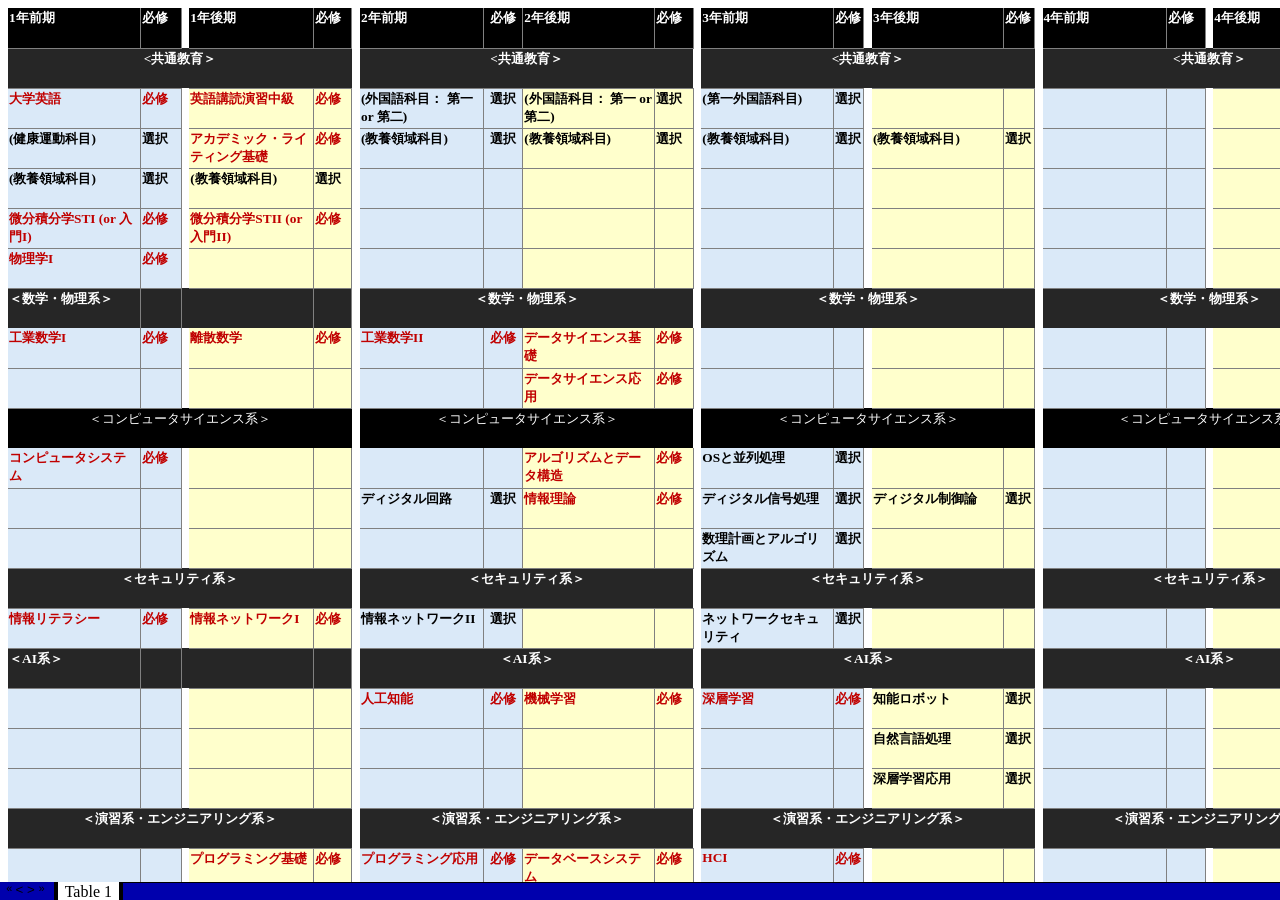
<file: static/pages/curriculum_overview2025.fld/tabstrip.htm>
<html>
<head>
<meta http-equiv=Content-Type content="text/html; charset=utf-8">
<meta name=ProgId content=Excel.Sheet>
<meta name=Generator content="Microsoft Excel 15">
<link id=Main-File rel=Main-File href="../curriculum_overview2025.htm">

<script language="JavaScript">
<!--
if (window.name!="frTabs")
 window.location.replace(document.all.item("Main-File").href);
//-->
</script>
<style>
<!--
A {
    text-decoration:none;
    color:#000000;
    font-size:9pt;
}
-->
</style>
</head>
<body topmargin=0 leftmargin=0 bgcolor="#808080">
<table border=0 cellspacing=1>
 <tr>
 <td bgcolor="#FFFFFF" nowrap><b><small><small>&nbsp;<a href="sheet001.htm" target="frSheet"><font face="" color="#000000">Table 1</font></a>&nbsp;</small></small></b></td>

 </tr>
</table>
</body>
</html>
</file>
<file: static/css/car.css>
body {
    font-family: "Helvetica Neue", sans-serif;
    line-height: 1.6;
    margin: 0;
    padding: 0;
    background: #f9f9f9;
    color: #333;
}

header {
    background-color: #2c3e50;
    color: white;
    padding: 1em;
    text-align: center;
}

h1 {
    margin: 0;
}

.curriculum-grid {
    display: flex;
    flex-wrap: wrap;
    gap: 1rem;
    justify-content: center;
    padding: 1rem;
}

.curriculum-grid article {
    background: white;
    border-radius: 8px;
    padding: 1rem;
    width: 200px;
    box-shadow: 0 0 8px rgba(0, 0, 0, 0.1);
}

.category {
    background: white;
    margin: 1rem;
    padding: 1rem;
    border-left: 4px solid #3498db;
    box-shadow: 0 0 5px rgba(0, 0, 0, 0.05);
}

.category h2 {
    margin-top: 0;
}

ul {
    padding-left: 1.5em;
}
</file>
